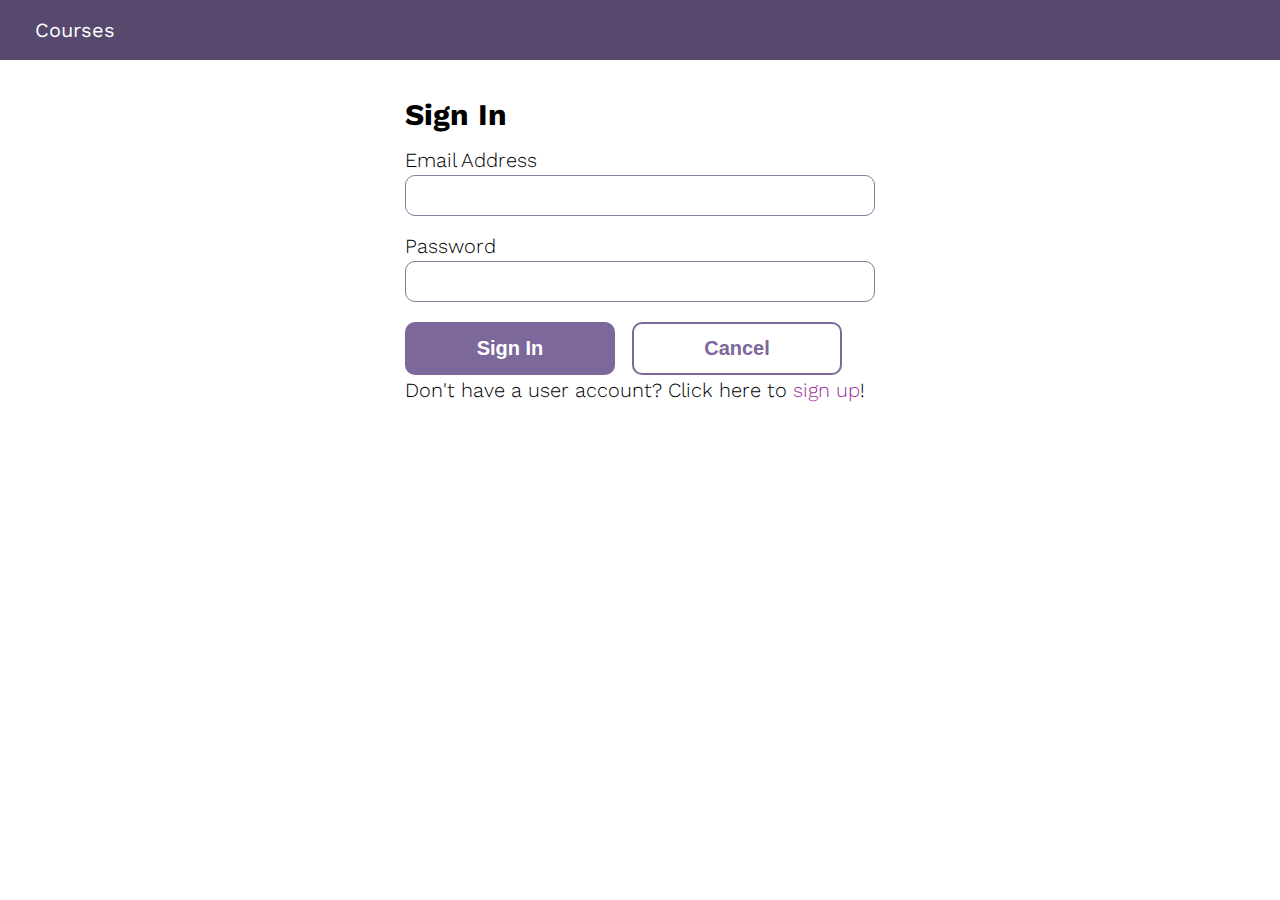
<file: index.html>
<!DOCTYPE html>
<html lang="en">


<head>
    <meta charset="UTF-8">
    <meta http-equiv="X-UA-Compatible" content="IE=edge">
    <meta name="description"
        content="Treehouse Full Stack JavaScript Project 10 | Full Stack App with React and a REST API">
    <meta name="viewport" content="width=device-width, initial-scale=1.0">
    <title>Courses</title>
    <link rel="preconnect" href="https://fonts.gstatic.com">
    <link href="https://fonts.googleapis.com/css2?family=Work+Sans:ital,wght@0,300;0,400;0,700;1,300;1,400&display=swap"
        rel="stylesheet">
    <link href="/styles/reset.css" rel="stylesheet">
    <link href="/styles/global.css" rel="stylesheet">
</head>

<body>

    <div id="root">




    </div>



    <script src="api.js"></script>
    <script src="functions.js"></script>
    <script src="app.js"></script>
</body>

</html>
</file>
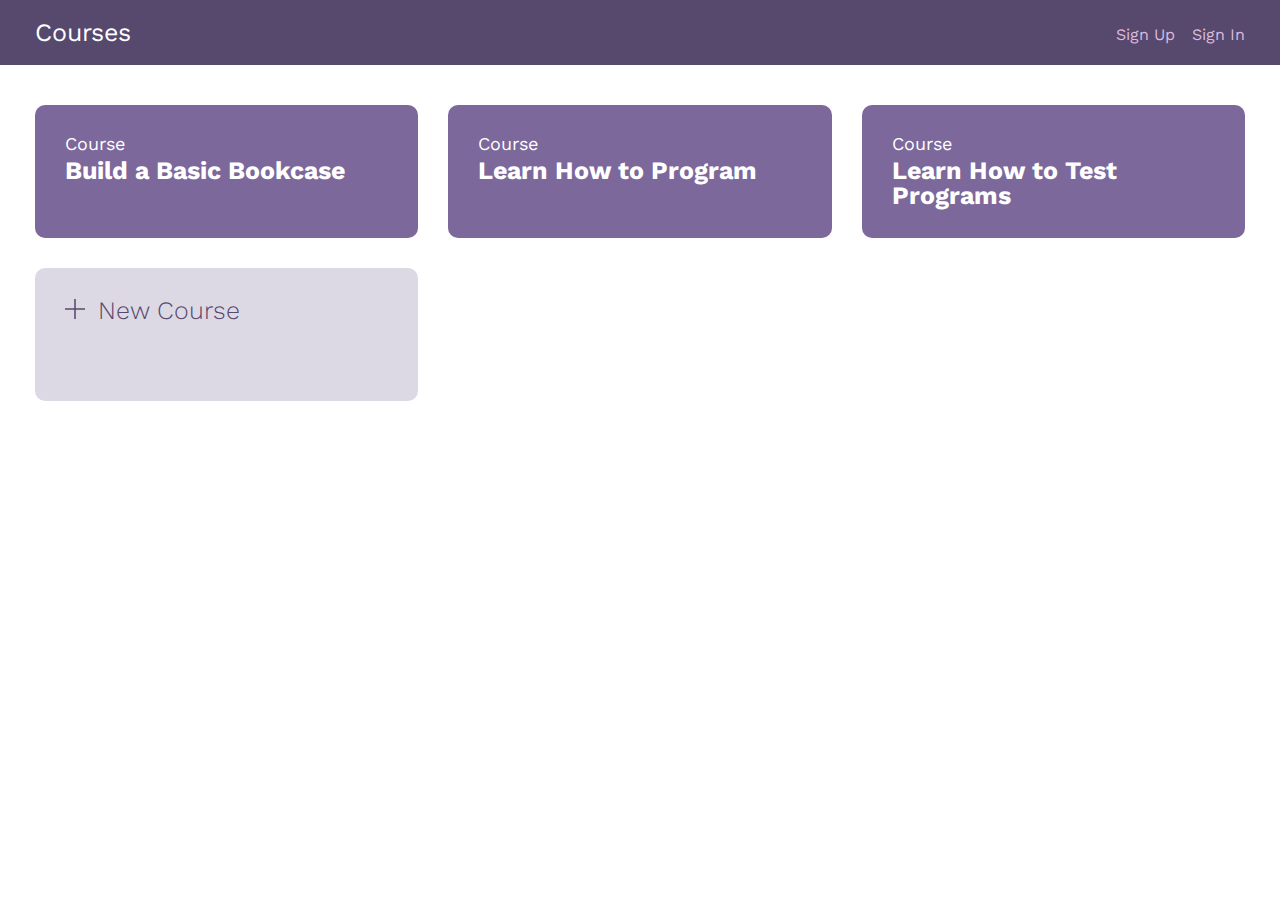
<file: mockup/markup/index.html>
<!DOCTYPE html>
<html lang="en">

<head>
    <meta charset="UTF-8">
    <meta http-equiv="X-UA-Compatible" content="IE=edge">
    <meta name="description"
        content="Treehouse Full Stack JavaScript Project 10 | Full Stack App with React and a REST API">
    <meta name="viewport" content="width=device-width, initial-scale=1.0">
    <link rel="shortcut icon" href="../favicon.ico" type="image/x-icon">
    <title>Courses</title>
    <link rel="preconnect" href="https://fonts.gstatic.com">
    <link href="https://fonts.googleapis.com/css2?family=Work+Sans:ital,wght@0,300;0,400;0,700;1,300;1,400&display=swap"
        rel="stylesheet">
    <link href="../styles/reset.css" rel="stylesheet">
    <link href="../styles/global.css" rel="stylesheet">
</head>

<body>
    <div id="root">
        <header>
            <div class="wrap header--flex">
                <h1 class="header--logo"><a href="index.html">Courses</a></h1>
                <nav>
                    <ul class="header--signedout">
                        <li><a href="sign-up.html">Sign Up</a></li>
                        <li><a href="sign-in.html">Sign In</a></li>
                    </ul>
                </nav>
            </div>
        </header>
        <main>
            <div class="wrap main--grid">
                <a class="course--module course--link" href="course-detail.html">
                    <h2 class="course--label">Course</h2>
                    <h3 class="course--title">Build a Basic Bookcase</h3>
                </a>
                <a class="course--module course--link" href="course-detail.html">
                    <h2 class="course--label">Course</h2>
                    <h3 class="course--title">Learn How to Program</h3>
                </a>
                <a class="course--module course--link" href="course-detail.html">
                    <h2 class="course--label">Course</h2>
                    <h3 class="course--title">Learn How to Test Programs</h3>
                </a>
                <a class="course--module course--add--module" href="create-course.html">
                    <span class="course--add--title">
                        <svg version="1.1" xmlns="http://www.w3.org/2000/svg" x="0px" y="0px" viewBox="0 0 13 13"
                            class="add">
                            <polygon points="7,6 7,0 6,0 6,6 0,6 0,7 6,7 6,13 7,13 7,7 13,7 13,6 "></polygon>
                        </svg>
                        New Course
                    </span>
                </a>
            </div>
        </main>
    </div>
</body>

</html>
</file>
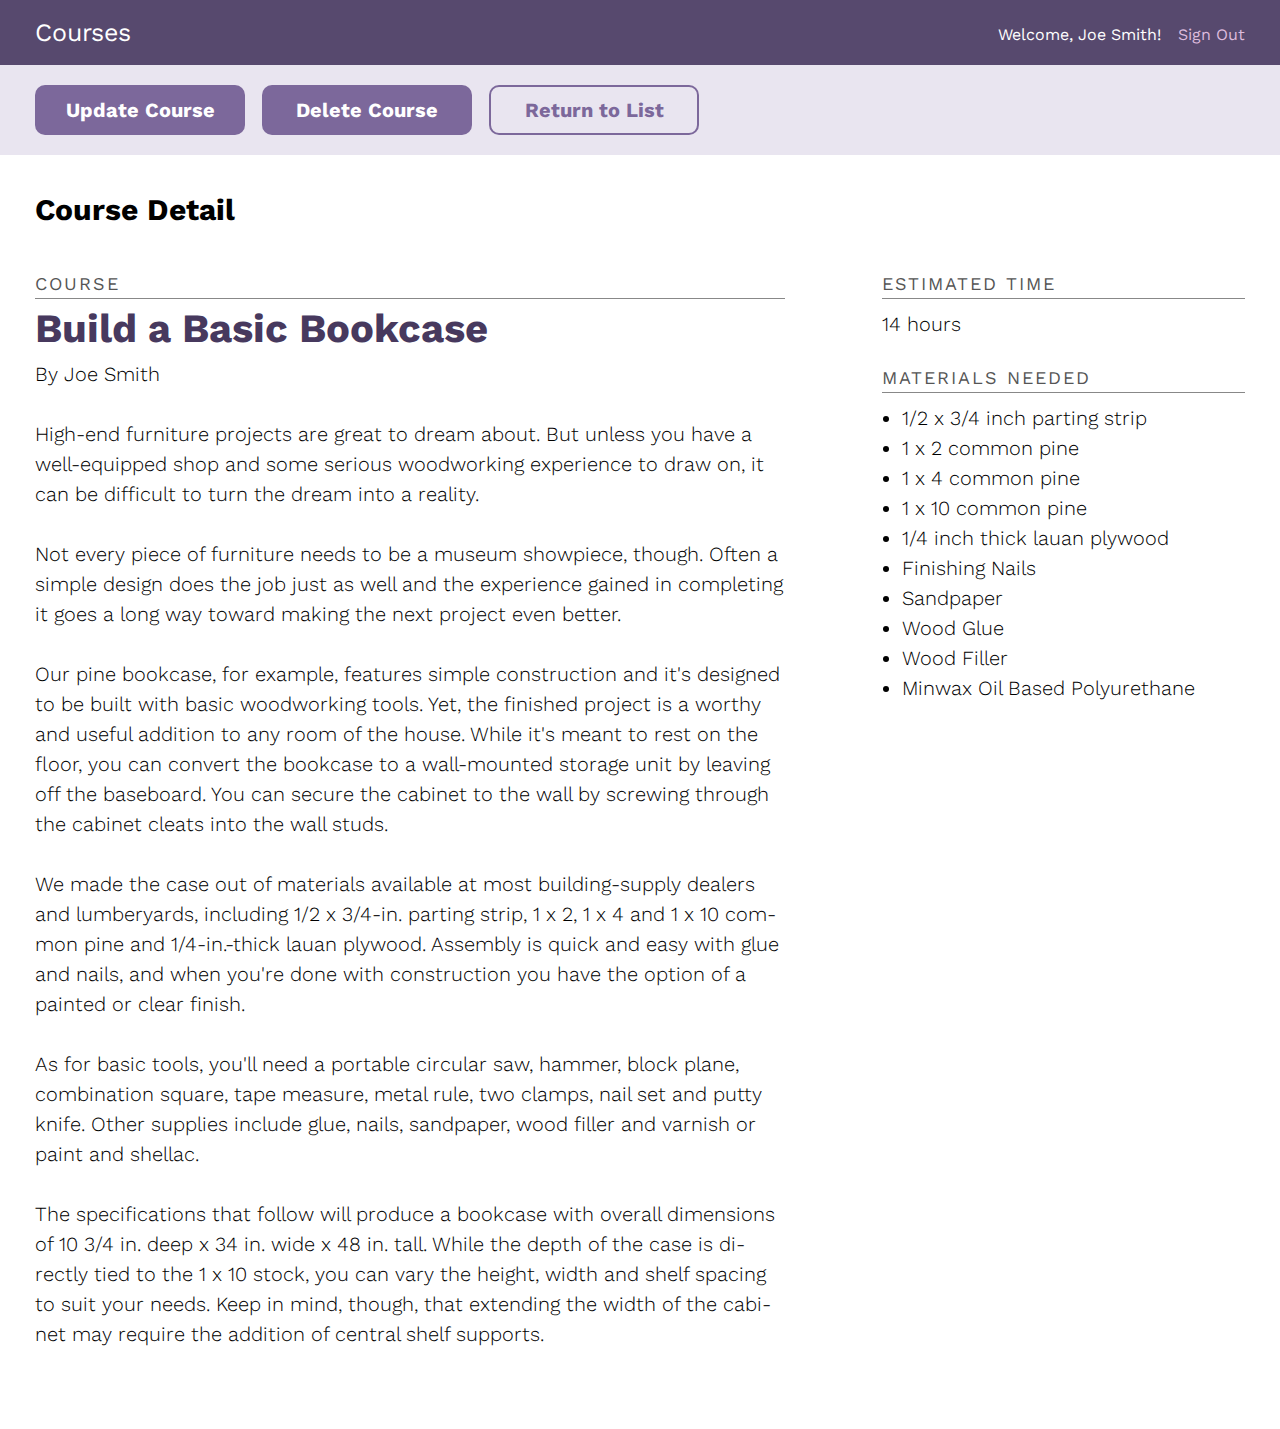
<file: mockup/markup/course-detail.html>
<!DOCTYPE html>
<html lang="en">

<head>
    <meta charset="UTF-8">
    <meta http-equiv="X-UA-Compatible" content="IE=edge">
    <meta name="description" content="Treehouse Full Stack JavaScript Project 10 | Full Stack App with React and a REST API">
    <meta name="viewport" content="width=device-width, initial-scale=1.0">
    <link rel="shortcut icon" href="../favicon.ico" type="image/x-icon">
    <title>Courses</title>
    <link rel="preconnect" href="https://fonts.gstatic.com">
    <link href="https://fonts.googleapis.com/css2?family=Work+Sans:ital,wght@0,300;0,400;0,700;1,300;1,400&display=swap"
        rel="stylesheet">
    <link href="../styles/reset.css" rel="stylesheet">
    <link href="../styles/global.css" rel="stylesheet">
</head>

<body>
    <div id="root">
        <header>
            <div class="wrap header--flex">
                <h1 class="header--logo"><a href="index.html">Courses</a></h1>
                <nav>
                    <ul class="header--signedin">
                        <li>Welcome, Joe Smith!</li>
                        <li><a href="sign-out.html">Sign Out</a></li>
                    </ul>
                </nav>
            </div>
        </header>
        <main>
            <div class="actions--bar">
                <div class="wrap">
                    <a class="button" href="update-course.html">Update Course</a>
                    <a class="button" href="#">Delete Course</a>
                    <a class="button button-secondary" href="index.html">Return to List</a>
                </div>
            </div>
            
            <div class="wrap">
                <h2>Course Detail</h2>
                <form>
                    <div class="main--flex">
                        <div>
                            <h3 class="course--detail--title">Course</h3>
                            <h4 class="course--name">Build a Basic Bookcase</h4>
                            <p>By Joe Smith</p>

                            <p>High-end furniture projects are great to dream about. But unless you have a well-equipped shop and some serious woodworking experience to draw on, it can be difficult to turn the dream into a reality.</p>
                            
                            <p>Not every piece of furniture needs to be a museum showpiece, though. Often a simple design does the job just as well and the experience gained in completing it goes a long way toward making the next project even better.</p>
                            
                            <p>Our pine bookcase, for example, features simple construction and it's designed to be built with basic woodworking tools. Yet, the finished project is a worthy and useful addition to any room of the house. While it's meant to rest on the floor, you can convert the bookcase to a wall-mounted storage unit by leaving off the baseboard. You can secure the cabinet to the wall by screwing through the cabinet cleats into the wall studs.</p>
                            
                            <p>We made the case out of materials available at most building-supply dealers and lumberyards, including 1/2 x 3/4-in. parting strip, 1 x 2, 1 x 4 and 1 x 10 common pine and 1/4-in.-thick lauan plywood. Assembly is quick and easy with glue and nails, and when you're done with construction you have the option of a painted or clear finish.</p>
                            
                            <p>As for basic tools, you'll need a portable circular saw, hammer, block plane, combination square, tape measure, metal rule, two clamps, nail set and putty knife. Other supplies include glue, nails, sandpaper, wood filler and varnish or paint and shellac.</p>
                            
                            <p>The specifications that follow will produce a bookcase with overall dimensions of 10 3/4 in. deep x 34 in. wide x 48 in. tall. While the depth of the case is directly tied to the 1 x 10 stock, you can vary the height, width and shelf spacing to suit your needs. Keep in mind, though, that extending the width of the cabinet may require the addition of central shelf supports.</p>
                        </div>
                        <div>
                            <h3 class="course--detail--title">Estimated Time</h3>
                            <p>14 hours</p>

                            <h3 class="course--detail--title">Materials Needed</h3>
                            <ul class="course--detail--list">
                                <li>1/2 x 3/4 inch parting strip</li>
                                <li>1 x 2 common pine</li>
                                <li>1 x 4 common pine</li>
                                <li>1 x 10 common pine</li>
                                <li>1/4 inch thick lauan plywood</li>
                                <li>Finishing Nails</li>
                                <li>Sandpaper</li>
                                <li>Wood Glue</li>
                                <li>Wood Filler</li>
                                <li>Minwax Oil Based Polyurethane</li>
                            </ul>
                        </div>
                    </div>
                </form>
            </div>
        </main>
    </div>
</body>

</html>
</file>
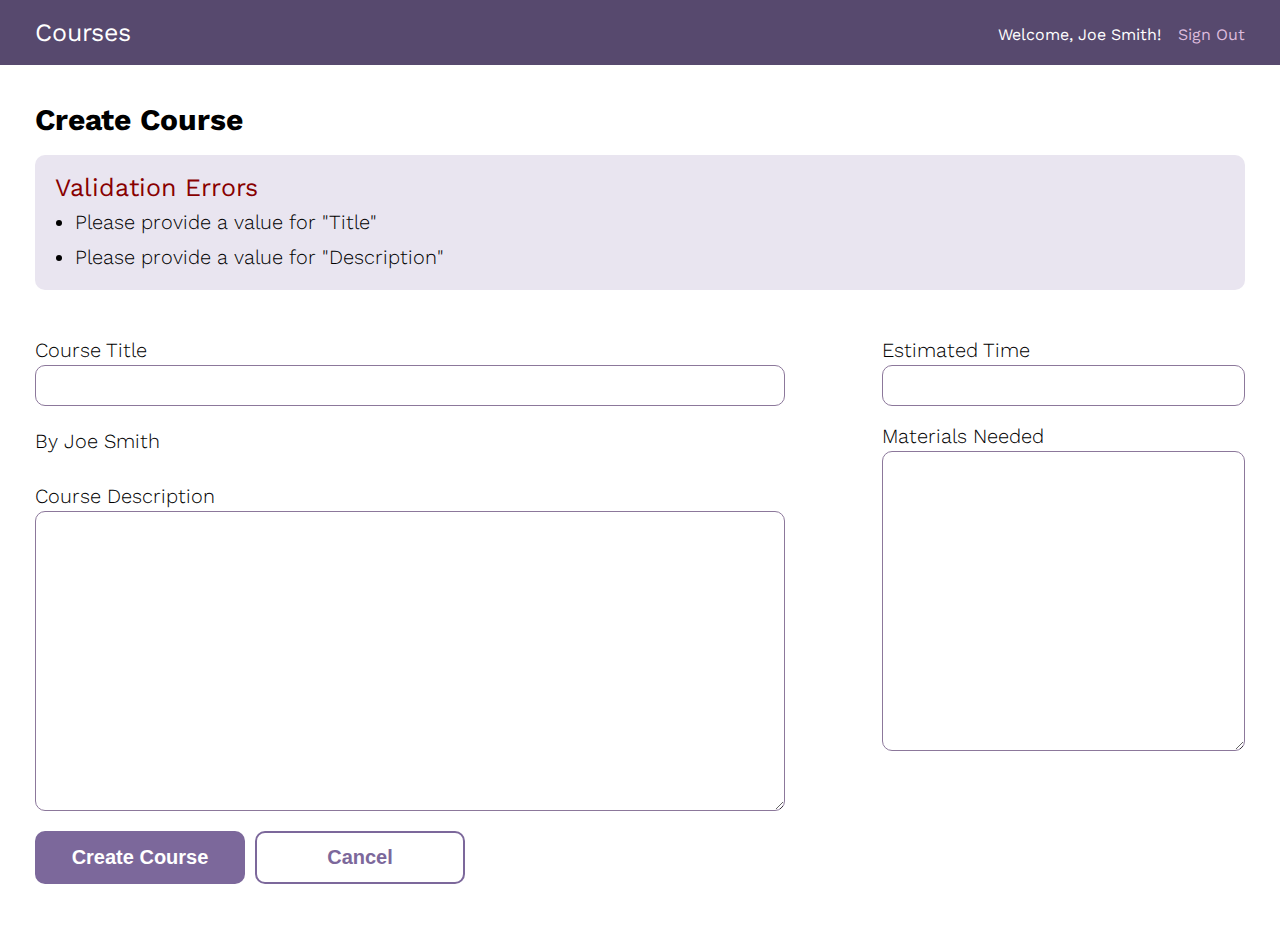
<file: mockup/markup/create-course.html>
<!DOCTYPE html>
<html lang="en">

<head>
    <meta charset="UTF-8">
    <meta http-equiv="X-UA-Compatible" content="IE=edge">
    <meta name="description" content="Treehouse Full Stack JavaScript Project 10 | Full Stack App with React and a REST API">
    <meta name="viewport" content="width=device-width, initial-scale=1.0">
    <link rel="shortcut icon" href="../favicon.ico" type="image/x-icon">
    <title>Courses</title>
    <link rel="preconnect" href="https://fonts.gstatic.com">
    <link href="https://fonts.googleapis.com/css2?family=Work+Sans:ital,wght@0,300;0,400;0,700;1,300;1,400&display=swap"
        rel="stylesheet">
    <link href="../styles/reset.css" rel="stylesheet">
    <link href="../styles/global.css" rel="stylesheet">
</head>

<body>
    <div id="root">
        <header>
            <div class="wrap header--flex">
                <h1 class="header--logo"><a href="index.html">Courses</a></h1>
                <nav>
                    <ul class="header--signedin">
                        <li>Welcome, Joe Smith!</li>
                        <li><a href="sign-out.html">Sign Out</a></li>
                    </ul>
                </nav>
            </div>
        </header>
        <main>
            <div class="wrap">
                <h2>Create Course</h2>
                <div class="validation--errors">
                    <h3>Validation Errors</h3>
                    <ul>
                        <li>Please provide a value for "Title"</li>
                        <li>Please provide a value for "Description"</li>
                    </ul>
                </div>
                <form>
                    <div class="main--flex">
                        <div>
                            <label for="courseTitle">Course Title</label>
                            <input id="courseTitle" name="courseTitle" type="text" value="">

                            <p>By Joe Smith</p>

                            <label for="courseDescription">Course Description</label>
                            <textarea id="courseDescription" name="courseDescription"></textarea>
                        </div>
                        <div>
                            <label for="estimatedTime">Estimated Time</label>
                            <input id="estimatedTime" name="estimatedTime" type="text" value="">

                            <label for="materialsNeeded">Materials Needed</label>
                            <textarea id="materialsNeeded" name="materialsNeeded"></textarea>
                        </div>
                    </div>
                    <button class="button" type="submit">Create Course</button><button class="button button-secondary" onclick="event.preventDefault(); location.href='index.html';">Cancel</button>
                </form>
            </div>
        </main>
    </div>
</body>

</html>
</file>
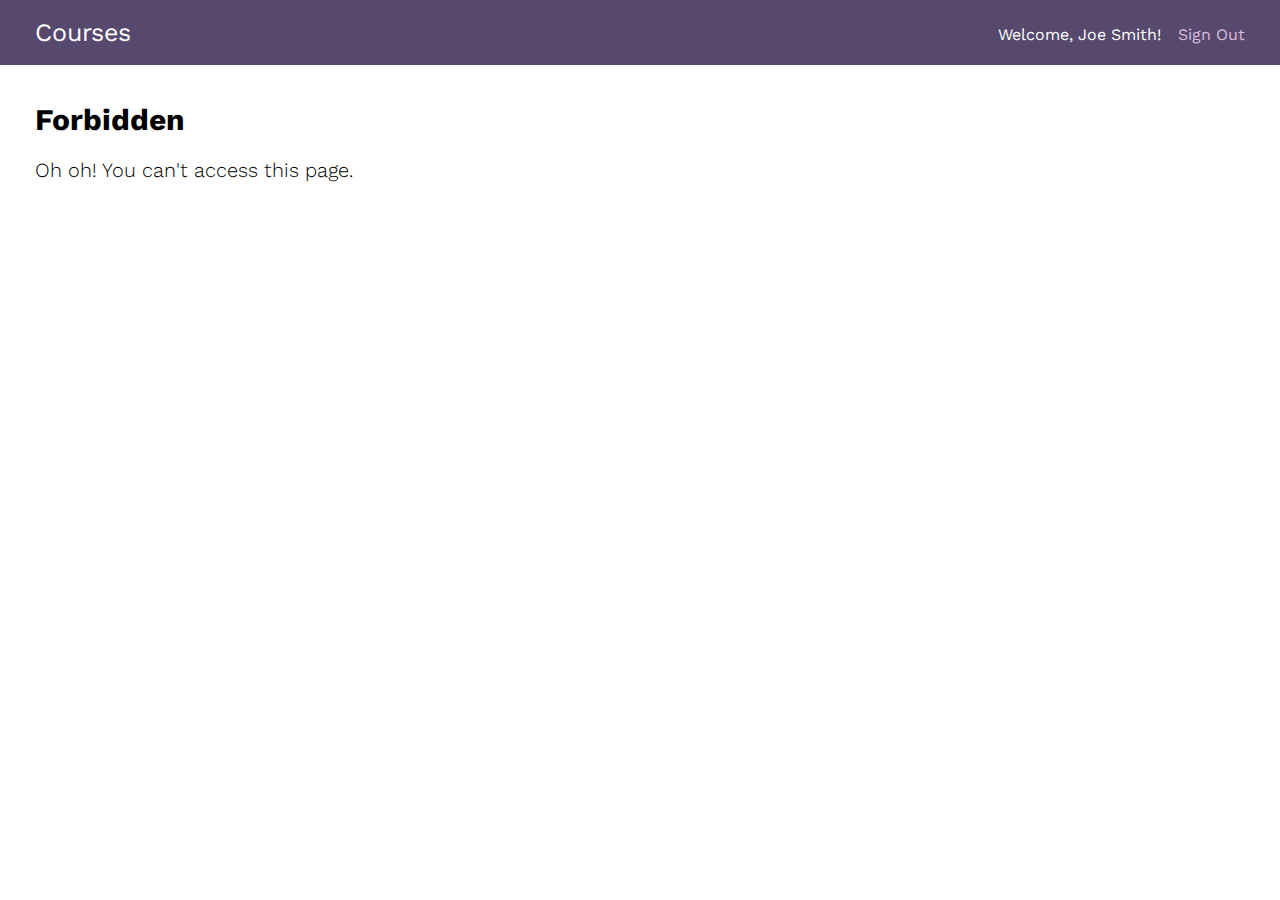
<file: mockup/markup/forbidden.html>
<!DOCTYPE html>
<html lang="en">

<head>
    <meta charset="UTF-8">
    <meta http-equiv="X-UA-Compatible" content="IE=edge">
    <meta name="description" content="Treehouse Full Stack JavaScript Project 10 | Full Stack App with React and a REST API">
    <meta name="viewport" content="width=device-width, initial-scale=1.0">
    <link rel="shortcut icon" href="../favicon.ico" type="image/x-icon">
    <title>Courses</title>
    <link rel="preconnect" href="https://fonts.gstatic.com">
    <link href="https://fonts.googleapis.com/css2?family=Work+Sans:ital,wght@0,300;0,400;0,700;1,300;1,400&display=swap"
        rel="stylesheet">
    <link href="../styles/reset.css" rel="stylesheet">
    <link href="../styles/global.css" rel="stylesheet">
</head>

<body>
    <div id="root">
        <header>
            <div class="wrap header--flex">
                <h1 class="header--logo"><a href="index.html">Courses</a></h1>
                <nav>
                    <ul class="header--signedin">
                        <li>Welcome, Joe Smith!</li>
                        <li><a href="sign-out.html">Sign Out</a></li>
                    </ul>
                </nav>
            </div>
        </header>
        <main>
            <div class="wrap">
                <h2>Forbidden</h2>
                <p>Oh oh! You can't access this page.</p>
            </div>
        </main>
    </div>
</body>

</html>
</file>
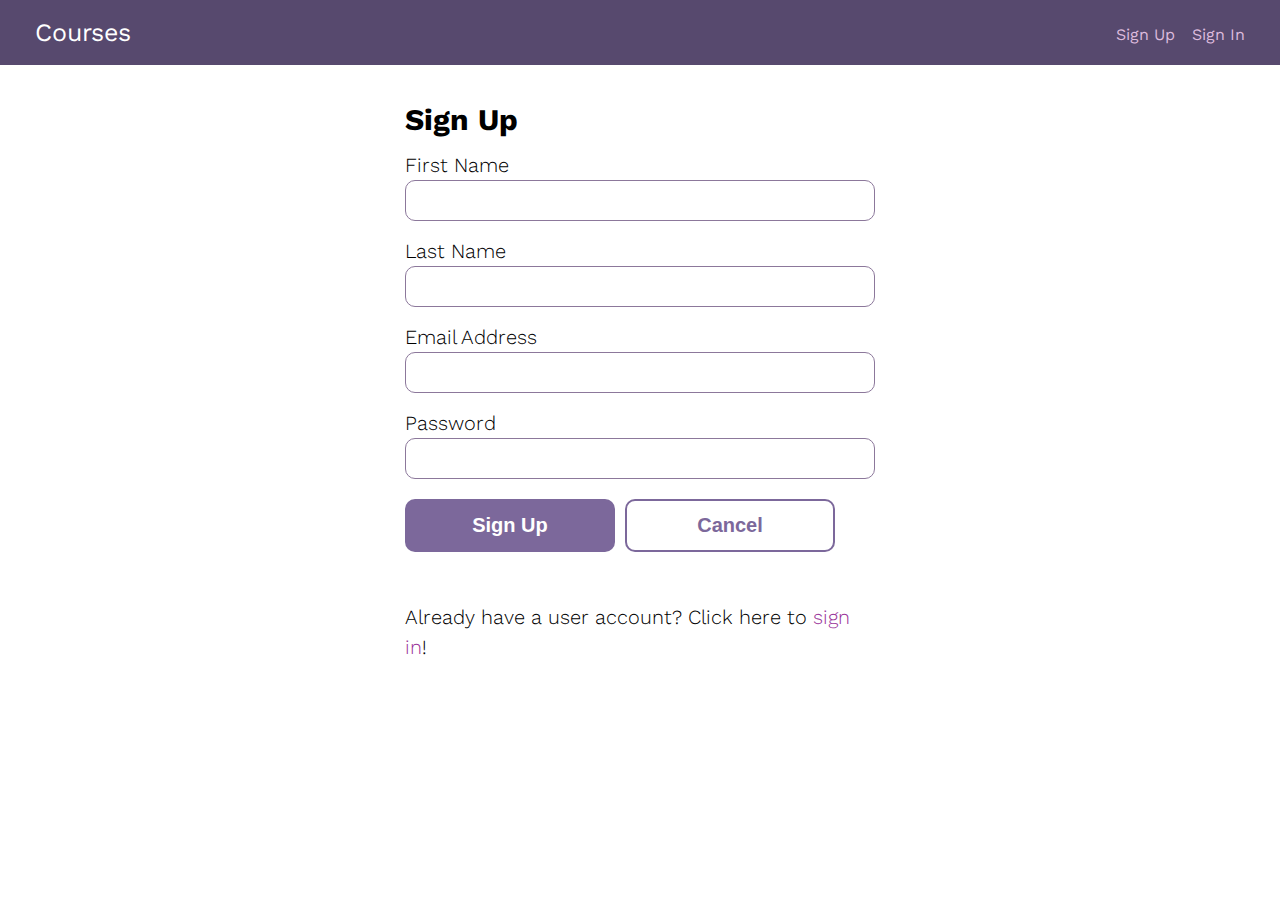
<file: mockup/markup/sign-up.html>
<!DOCTYPE html>
<html lang="en">

<head>
    <meta charset="UTF-8">
    <meta http-equiv="X-UA-Compatible" content="IE=edge">
    <meta name="description" content="Treehouse Full Stack JavaScript Project 10 | Full Stack App with React and a REST API">
    <meta name="viewport" content="width=device-width, initial-scale=1.0">
    <link rel="shortcut icon" href="../favicon.ico" type="image/x-icon">
    <title>Courses</title>
    <link rel="preconnect" href="https://fonts.gstatic.com">
    <link href="https://fonts.googleapis.com/css2?family=Work+Sans:ital,wght@0,300;0,400;0,700;1,300;1,400&display=swap"
        rel="stylesheet">
    <link href="../styles/reset.css" rel="stylesheet">
    <link href="../styles/global.css" rel="stylesheet">
</head>

<body>
    <div id="root">
        <header>
            <div class="wrap header--flex">
                <h1 class="header--logo"><a href="index.html">Courses</a></h1>
                <nav>
                    <ul class="header--signedout">
                        <li><a href="sign-up.html">Sign Up</a></li>
                        <li><a href="sign-in.html">Sign In</a></li>
                    </ul>
                </nav>
            </div>
        </header>
        <main>
            <div class="form--centered">
                <h2>Sign Up</h2>
                
                <form>
                    <label for="firstName">First Name</label>
                    <input id="firstName" name="firstName" type="text" value="">
                    <label for="lastName">Last Name</label>
                    <input id="lastName" name="lastName" type="text" value="">
                    <label for="emailAddress">Email Address</label>
                    <input id="emailAddress" name="emailAddress" type="email" value="">
                    <label for="password">Password</label>
                    <input id="password" name="password" type="password" value="">
                    <button class="button" type="submit">Sign Up</button><button class="button button-secondary" onclick="event.preventDefault(); location.href='index.html';">Cancel</button>
                </form>
                <p>Already have a user account? Click here to <a href="sign-in.html">sign in</a>!</p>
            </div>
        </main>
    </div>
</body>

</html>
</file>
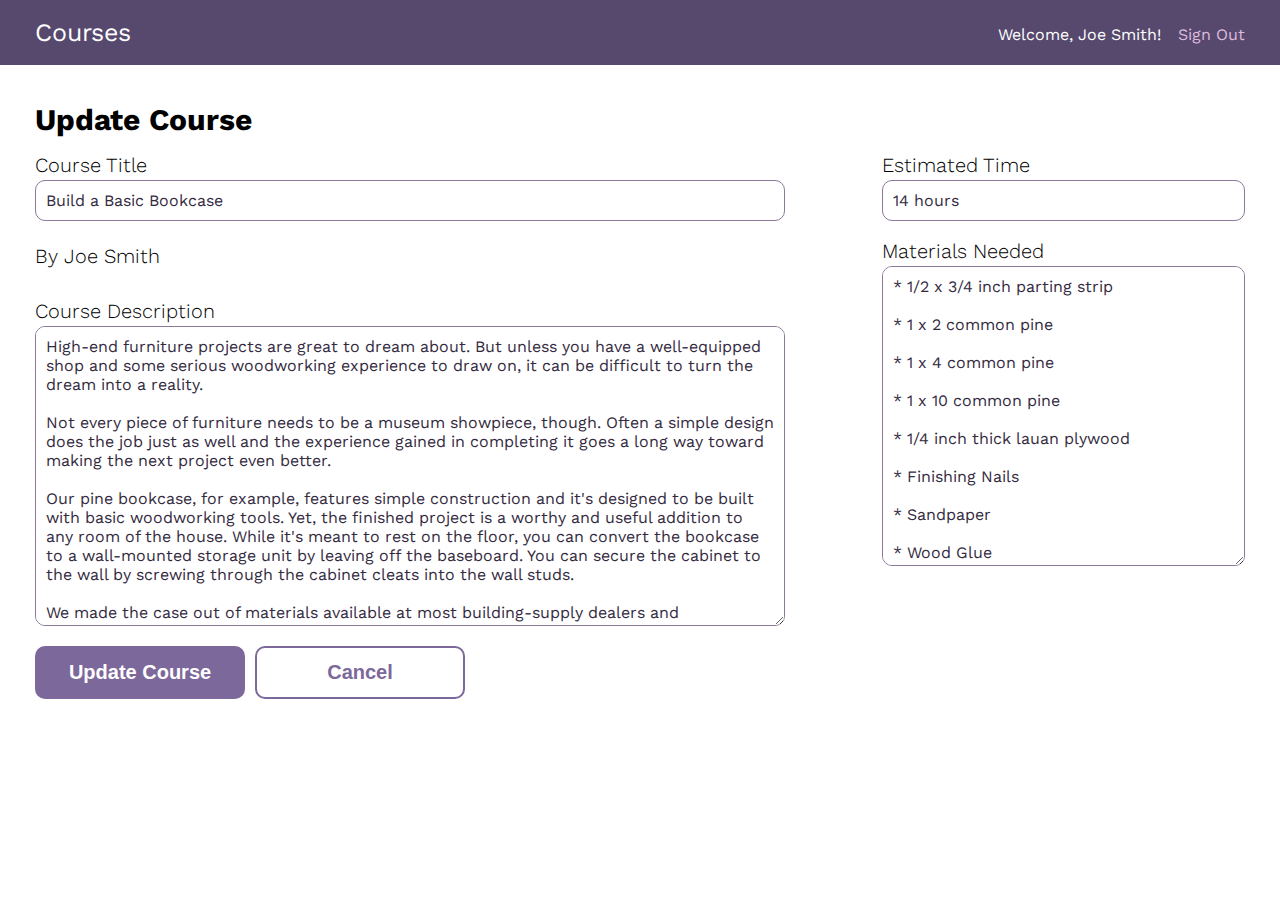
<file: mockup/markup/update-course.html>
<!DOCTYPE html>
<html lang="en">

<head>
    <meta charset="UTF-8">
    <meta http-equiv="X-UA-Compatible" content="IE=edge">
    <meta name="description" content="Treehouse Full Stack JavaScript Project 10 | Full Stack App with React and a REST API">
    <meta name="viewport" content="width=device-width, initial-scale=1.0">
    <link rel="shortcut icon" href="../favicon.ico" type="image/x-icon">
    <title>Courses</title>
    <link rel="preconnect" href="https://fonts.gstatic.com">
    <link href="https://fonts.googleapis.com/css2?family=Work+Sans:ital,wght@0,300;0,400;0,700;1,300;1,400&display=swap"
        rel="stylesheet">
    <link href="../styles/reset.css" rel="stylesheet">
    <link href="../styles/global.css" rel="stylesheet">
</head>

<body>
    <div id="root">
        <header>
            <div class="wrap header--flex">
                <h1 class="header--logo"><a href="index.html">Courses</a></h1>
                <nav>
                    <ul class="header--signedin">
                        <li>Welcome, Joe Smith!</li>
                        <li><a href="sign-out.html">Sign Out</a></li>
                    </ul>
                </nav>
            </div>
        </header>
        <main>
            <div class="wrap">
                <h2>Update Course</h2>
                <form>
                    <div class="main--flex">
                        <div>
                            <label for="courseTitle">Course Title</label>
                            <input id="courseTitle" name="courseTitle" type="text" value="Build a Basic Bookcase">

                            <p>By Joe Smith</p>

                            <label for="courseDescription">Course Description</label>
                            <textarea id="courseDescription" name="courseDescription">High-end furniture projects are great to dream about. But unless you have a well-equipped shop and some serious woodworking experience to draw on, it can be difficult to turn the dream into a reality.&#13;&#13;Not every piece of furniture needs to be a museum showpiece, though. Often a simple design does the job just as well and the experience gained in completing it goes a long way toward making the next project even better.&#13;&#13;Our pine bookcase, for example, features simple construction and it's designed to be built with basic woodworking tools. Yet, the finished project is a worthy and useful addition to any room of the house. While it's meant to rest on the floor, you can convert the bookcase to a wall-mounted storage unit by leaving off the baseboard. You can secure the cabinet to the wall by screwing through the cabinet cleats into the wall studs.&#13;&#13;We made the case out of materials available at most building-supply dealers and lumberyards, including 1/2 x 3/4-in. parting strip, 1 x 2, 1 x 4 and 1 x 10 common pine and 1/4-in.-thick lauan plywood. Assembly is quick and easy with glue and nails, and when you're done with construction you have the option of a painted or clear finish.&#13;&#13;As for basic tools, you'll need a portable circular saw, hammer, block plane, combination square, tape measure, metal rule, two clamps, nail set and putty knife. Other supplies include glue, nails, sandpaper, wood filler and varnish or paint and shellac.&#13;&#13;The specifications that follow will produce a bookcase with overall dimensions of 10 3/4 in. deep x 34 in. wide x 48 in. tall. While the depth of the case is directly tied to the 1 x 10 stock, you can vary the height, width and shelf spacing to suit your needs. Keep in mind, though, that extending the width of the cabinet may require the addition of central shelf supports.</textarea>
                        </div>
                        <div>
                            <label for="estimatedTime">Estimated Time</label>
                            <input id="estimatedTime" name="estimatedTime" type="text" value="14 hours">

                            <label for="materialsNeeded">Materials Needed</label>
                            <textarea id="materialsNeeded" name="materialsNeeded">* 1/2 x 3/4 inch parting strip&#13;&#13;* 1 x 2 common pine&#13;&#13;* 1 x 4 common pine&#13;&#13;* 1 x 10 common pine&#13;&#13;* 1/4 inch thick lauan plywood&#13;&#13;* Finishing Nails&#13;&#13;* Sandpaper&#13;&#13;* Wood Glue&#13;&#13;* Wood Filler&#13;&#13;* Minwax Oil Based Polyurethane</textarea>
                        </div>
                    </div>
                    <button class="button" type="submit">Update Course</button><button class="button button-secondary" onclick="event.preventDefault(); location.href='index.html';">Cancel</button>
                </form>
            </div>
        </main>
    </div>
</body>

</html>
</file>
<file: styles/global.css>
/* global.css */
* {
  box-sizing: border-box;
}
html {
  font-size: 1.25em;
}
body {
  font-family: "Work Sans", sans-serif;
}
h2 {
  font-size: 1.5rem;
  font-weight: 700;
  margin-bottom: 1rem;
}
p {
  font-weight: 300;
  margin-bottom: 1.5rem;
  line-height: 1.5;
  hyphens: auto;
}
a {
  color: #939;
  text-decoration: none;
}
.wrap {
  max-width: 1250px;
  margin: 0 auto;
  padding: 0 1rem;
}
header {
  background: #57496e;
  color: #fff;
  padding: 1rem 0;
  margin-bottom: 2rem;
}
.header--flex {
  display: flex;
  justify-content: space-between;
  align-items: center;
}
.header--logo a {
  font-size: 1.25rem;
  color: #fff;
}
header li {
  font-size: 0.8rem;
}
header nav a {
  color: #dbd;
}
header nav a:hover {
  color: #fff;
}

.header--signedin li {
  text-align: right;
  line-height: 1.25;
}
.header--signedout li {
  display: inline-block;
  margin-left: 0.5rem;
}
.course--module {
  background: #7c689b;
  border-radius: 0.5rem;
  padding: 1.5rem;
  margin-bottom: 1.5rem;
  width: 400px;
  height: 270px;
  display: block;
}
.course--label {
  color: #fff;
  font-size: 0.9rem;
  font-weight: 400;
  margin-bottom: 0.25rem;
}
.course--title {
  color: #fff;
  font-weight: 700;
  font-size: 1.25rem;
}
.course--add--module {
  background: #ddd9e4;
  color: #57496e;
  font-weight: 300;
  font-size: 1.25rem;
}
.course--add--title .add {
  width: 20px;
  height: auto;
  margin-right: 5px;
  fill: #57496e;
}
.course--detail--title {
  padding-bottom: 0.25rem;
  border-bottom: 1px solid #888;
  margin: 3rem 0 0.5rem;
  font-size: 0.9rem;
  color: #555;
  text-transform: uppercase;
  letter-spacing: 2px;
}
.course--name {
  font-size: 2rem;
  margin-bottom: 0.5rem;
  font-weight: 700;
  color: #47395e;
}
.course--detail--list {
  font-weight: 300;
  margin: 0 0 1.5rem 1rem;
  line-height: 1.5;
}
.actions--bar {
  background: #e9e5f0;
  padding: 1rem 0;
  margin: -2rem 0 2rem;
}
.validation--errors {
  background: #e9e5f0;
  padding: 1rem;
  border-radius: 0.5rem;
  margin-bottom: 2.5rem;
}
.validation--errors h3 {
  color: #800;
  font-size: 1.25rem;
  margin-bottom: 0.5rem;
}
.validation--errors ul {
  font-weight: 300;
  margin-left: 1rem;
  line-height: 1.25;
}
.validation--errors li {
  margin-bottom: 0.5rem;
}
.validation--errors li:last-child {
  margin-bottom: 0;
}

.form--centered {
  max-width: 510px;
  margin: 0 auto;
  padding: 0 1rem;
}
form {
  margin-bottom: 2.5rem;
}
label {
  display: block;
  font-weight: 300;
  margin-bottom: 0.25rem;
}
input,
textarea {
  display: block;
  width: 100%;
  color: #332a40;
  border-radius: 0.5rem;
  border: 1px solid #8c789b;
  padding: 0.5rem;
  margin-bottom: 1rem;
  font-family: "Work Sans", sans-serif;
  font-size: 0.8rem;
}
textarea {
  min-height: 300px;
}
.button {
  background: #7c689b;
  color: #fff;
  font-size: 1rem;
  padding: 0.75rem 1.5rem;
  border: 0;
  margin: 0 0 0.5rem 0;
  display: block;
  width: 210px;
  text-align: center;
  border-radius: 0.5rem;
  font-weight: bold;
  transition: background 0.2s;
}
.button:last-child {
  margin-bottom: 0;
}
.button:not(.button-secondary):hover {
  background: #63537d;
  cursor: pointer;
}
.button-secondary {
  color: #7c689b;
  background: none;
  box-shadow: 0 0 0 2px #7c689b inset;
  transition: box-shadow 0.2s, color 0.2s;
}
.button-secondary:hover {
  color: #63537d;
  box-shadow: 0 0 0 2px #63537d inset;
  cursor: pointer;
}
input:focus,
button:focus,
.button:focus,
textarea:focus {
  border: none;
  border-radius: 0;
  outline: 2px solid #332a40;
}

@media screen and (min-width: 600px) {
  .header--signedin li {
    display: inline-block;
    margin-left: 0.5rem;
    line-height: 1;
  }
  .main--grid {
    display: grid;
    grid-template-columns: 1fr 1fr;
    column-gap: 1.5rem;
    grid-auto-rows: 1fr;
  }
}
@media screen and (min-width: 800px) {
  .main--grid {
    grid-template-columns: 1fr 1fr 1fr;
  }
  .main--flex {
    display: flex;
  }
  .main--flex div:first-child {
    flex-basis: 62%;
  }
  .main--flex div:last-child {
    margin-left: 8%;
    flex-basis: 30%;
  }
  .course--detail--title {
    margin: 1.5rem 0 0.5rem;
  }
  .button {
    margin: 0 0.5rem 0 0;
    display: inline-block;
  }
}

.btns {
  display: flex;
  flex-direction: row;
  margin-top: 50px;
}

.header--logout {
  cursor: pointer;
}

.signUp {
  cursor: pointer;
}

.books {
  cursor: pointer;
}

.courses {
  cursor: pointer;
}

/*  */
/* 
.header--signedout {
  display: flex !important;
  flex-direction: row !important;
} */

.logOut {
  cursor: pointer;
}
</file>
<file: mockup/styles/global.css>
/* global.css */
* {
    box-sizing: border-box;
}
html {
    font-size: 1.25em;
}
body {
    font-family: 'Work Sans', sans-serif;
}
h2 {
    font-size: 1.5rem;
    font-weight: 700;
    margin-bottom: 1rem;
}
p {
    font-weight: 300;
    margin-bottom: 1.5rem;
    line-height: 1.5;
    hyphens: auto;
}
a {
    color: #939;
    text-decoration: none;
}
.wrap {
    max-width: 1250px;
    margin: 0 auto;
    padding: 0 1rem;
}
header {
    background: #57496e;
    color: #fff;
    padding: 1rem 0;
    margin-bottom: 2rem;
}
.header--flex {
    display: flex;
    justify-content: space-between;
    align-items: center;
}
.header--logo a {
    font-size: 1.25rem;
    color: #fff;
}
header li {
    font-size: .8rem;
}
header nav a {
    color: #dbd;
}
header nav a:hover {
    color: #fff;
}

.header--signedin li {
    text-align: right;
    line-height: 1.25;
}
.header--signedout li {
    display: inline-block;
    margin-left: .5rem;
}
.course--module {
    background: #7c689b;
    border-radius: .5rem;
    padding: 1.5rem;
    margin-bottom: 1.5rem;
    display: block;
}
.course--label {
    color: #fff;
    font-size: .9rem;
    font-weight: 400;
    margin-bottom: .25rem;
}
.course--title {
    color: #fff;
    font-weight: 700;
    font-size: 1.25rem;
}
.course--add--module {
    background: #ddd9e4;
    color: #57496e;
    font-weight: 300;
    font-size: 1.25rem;
}
.course--add--title .add {
    width: 20px;
    height: auto;
    margin-right: 5px;
    fill: #57496e;
}
.course--detail--title {
    padding-bottom: .25rem;
    border-bottom: 1px solid #888;
    margin: 3rem 0 .5rem;
    font-size: .9rem;
    color: #555;
    text-transform: uppercase;
    letter-spacing: 2px;
}
.course--name {
    font-size: 2rem;
    margin-bottom: .5rem;
    font-weight: 700;
    color: #47395e;
}
.course--detail--list {
    font-weight: 300;
    margin: 0 0 1.5rem 1rem;
    line-height: 1.5;
}
.actions--bar {
    background: #e9e5f0;
    padding: 1rem 0;
    margin: -2rem 0 2rem;
}
.validation--errors {
    background: #e9e5f0;
    padding: 1rem;
    border-radius: .5rem;
    margin-bottom: 2.5rem;
}
.validation--errors h3 {
    color: #800;
    font-size: 1.25rem;
    margin-bottom: .5rem;
}
.validation--errors ul {
    font-weight: 300;
    margin-left: 1rem;
    line-height: 1.25;
}
.validation--errors li {
    margin-bottom: .5rem;
}
.validation--errors li:last-child {
    margin-bottom: 0;
}

.form--centered {
    max-width: 510px;
    margin: 0 auto;
    padding: 0 1rem;
}
form {
    margin-bottom: 2.5rem;
}
label {
    display: block;
    font-weight: 300;
    margin-bottom: .25rem;
}
input, textarea {
    display: block;
    width: 100%;
    color: #332a40;
    border-radius: .5rem;
    border: 1px solid #8c789b;
    padding: .5rem;
    margin-bottom: 1rem;
    font-family: 'Work Sans', sans-serif;
    font-size: .8rem;
}
textarea {
    min-height: 300px;
}
.button {
    background: #7c689b;
    color: #fff;
    font-size: 1rem;
    padding: .75rem 1.5rem;
    border: 0;
    margin: 0 0 .5rem 0;
    display: block;
    width: 210px;
    text-align: center;
    border-radius: .5rem;
    font-weight: bold;
    transition: background 0.2s;
}
.button:last-child {
    margin-bottom: 0;
}
.button:not(.button-secondary):hover {
    background: #63537d;
    cursor: pointer;
}
.button-secondary {
    color: #7c689b;
    background: none;
    box-shadow: 0 0 0 2px #7c689b inset;
    transition: box-shadow 0.2s, color 0.2s;
}
.button-secondary:hover {
    color: #63537d;
    box-shadow: 0 0 0 2px #63537d inset;
    cursor: pointer;
}
input:focus, button:focus, .button:focus, textarea:focus {
    border: none;
    border-radius: 0;
    outline: 2px solid #332a40;
}

@media screen and (min-width: 600px) {
    .header--signedin li {
        display: inline-block;
        margin-left: .5rem;
        line-height: 1;
    }
    .main--grid {
        display: grid;
        grid-template-columns: 1fr 1fr;
        column-gap: 1.5rem;
        grid-auto-rows: 1fr;
    }
}
@media screen and (min-width: 800px) {
    .main--grid {
        grid-template-columns: 1fr 1fr 1fr;
    }
    .main--flex {
        display: flex;
    }
    .main--flex div:first-child {
        flex-basis: 62%;
    }
    .main--flex div:last-child {
        margin-left: 8%;
        flex-basis: 30%;
    }
    .course--detail--title {
        margin: 1.5rem 0 .5rem;
    }
    .button {
        margin: 0 .5rem 0 0;
        display: inline-block;
    }
}
</file>
